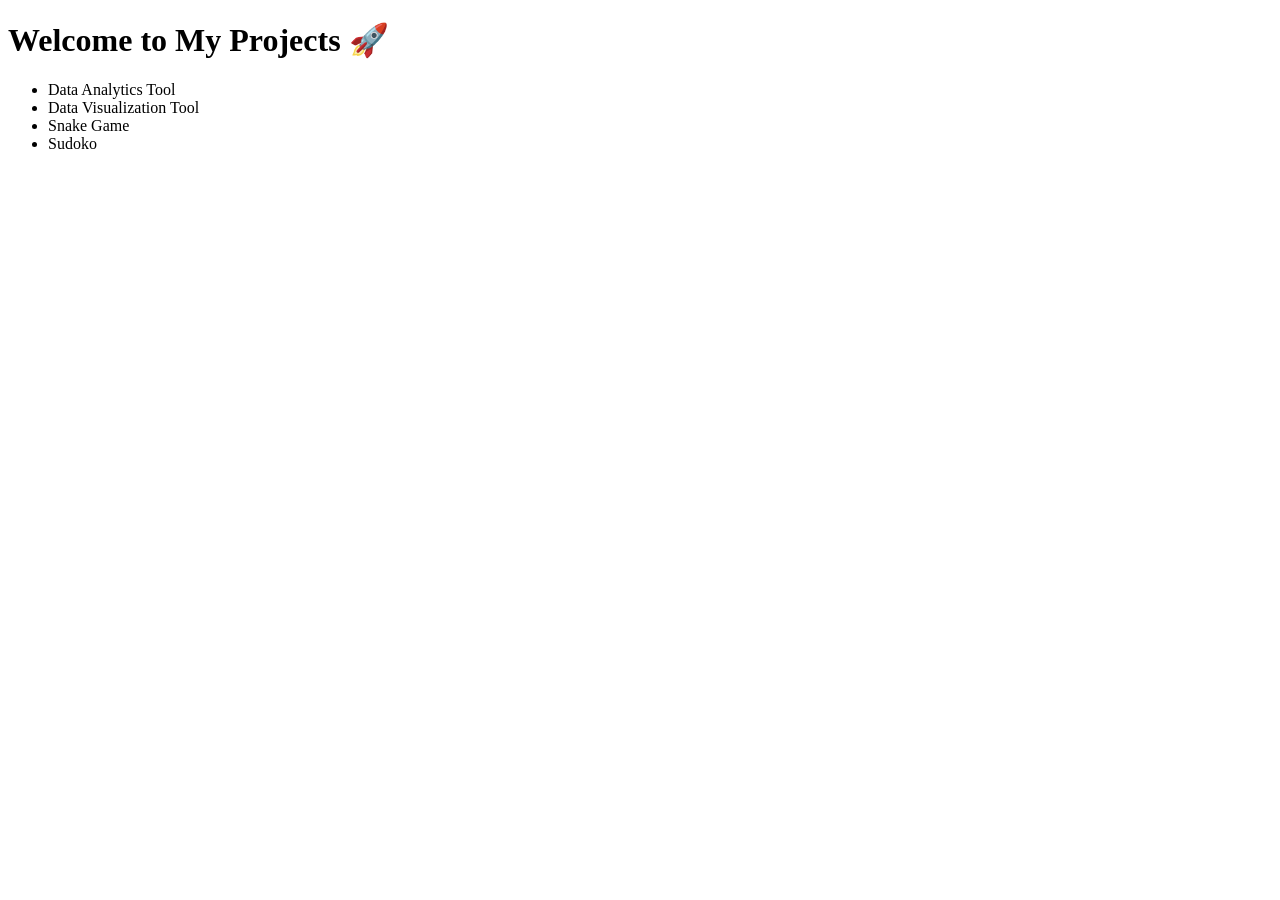
<file: index.html>
<!DOCTYPE html>
<html>
<head>
  <title>My Projects</title>
</head>
<body>
  <h1>Welcome to My Projects 🚀</h1>
  <ul>
    <li>Data Analytics Tool</li>
    <li>Data Visualization Tool</li>
    <li>Snake Game</li>
    <li>Sudoko</li>
  </ul>
</body>
</html>
</file>
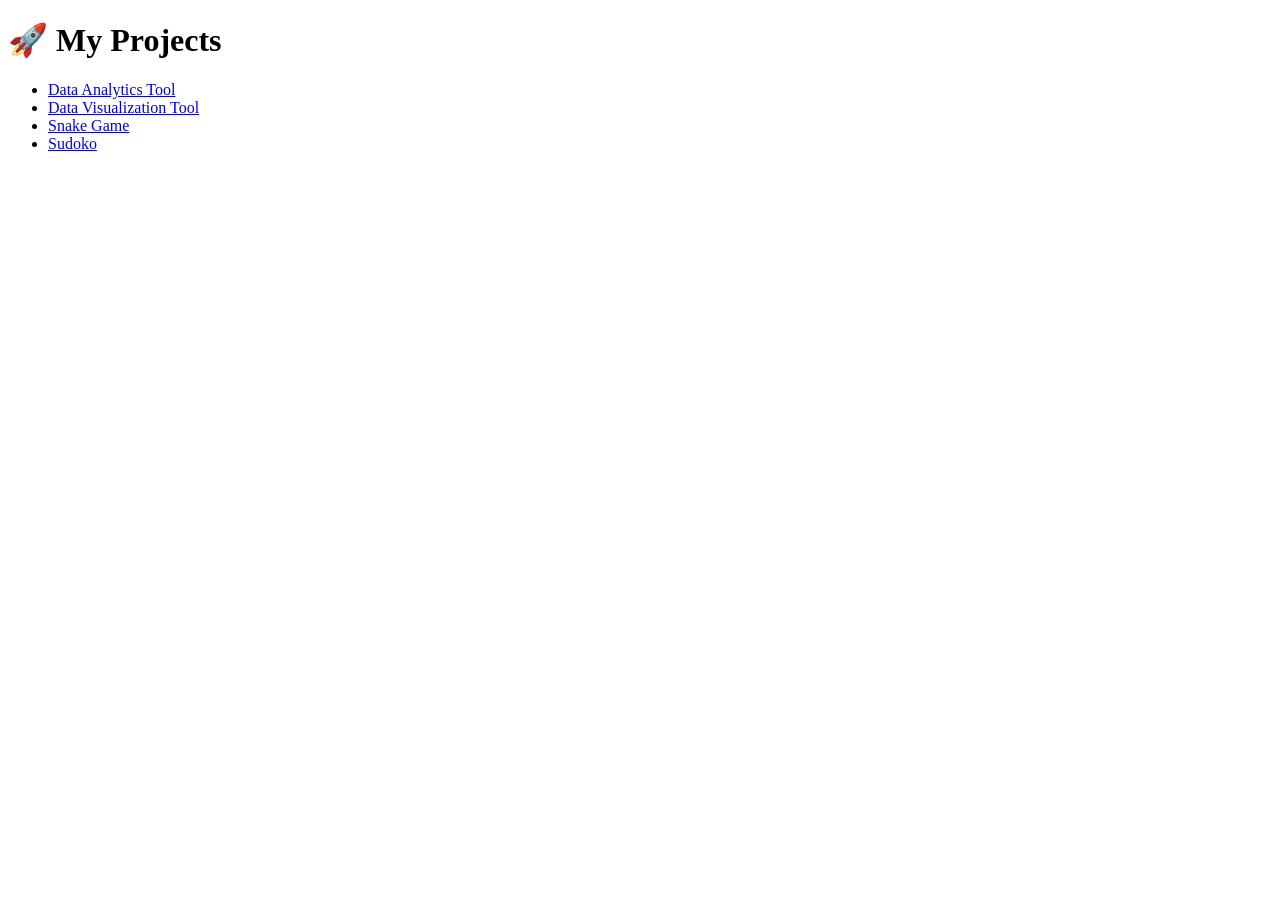
<file: Index.html>
<!DOCTYPE html>
<html>
<head>
  <title>My Projects</title>
</head>
<body>
  <h1>🚀 My Projects</h1>

  <ul>
    <li><a href="data analytics tool/index.html">Data Analytics Tool</a></li>
    <li><a href="data visualisation tool/index.html">Data Visualization Tool</a></li>
    <li><a href="snake game/index.html">Snake Game</a></li>
    <li><a href="sudoko/index.html">Sudoko</a></li>
  </ul>

</body>
</html>
</file>
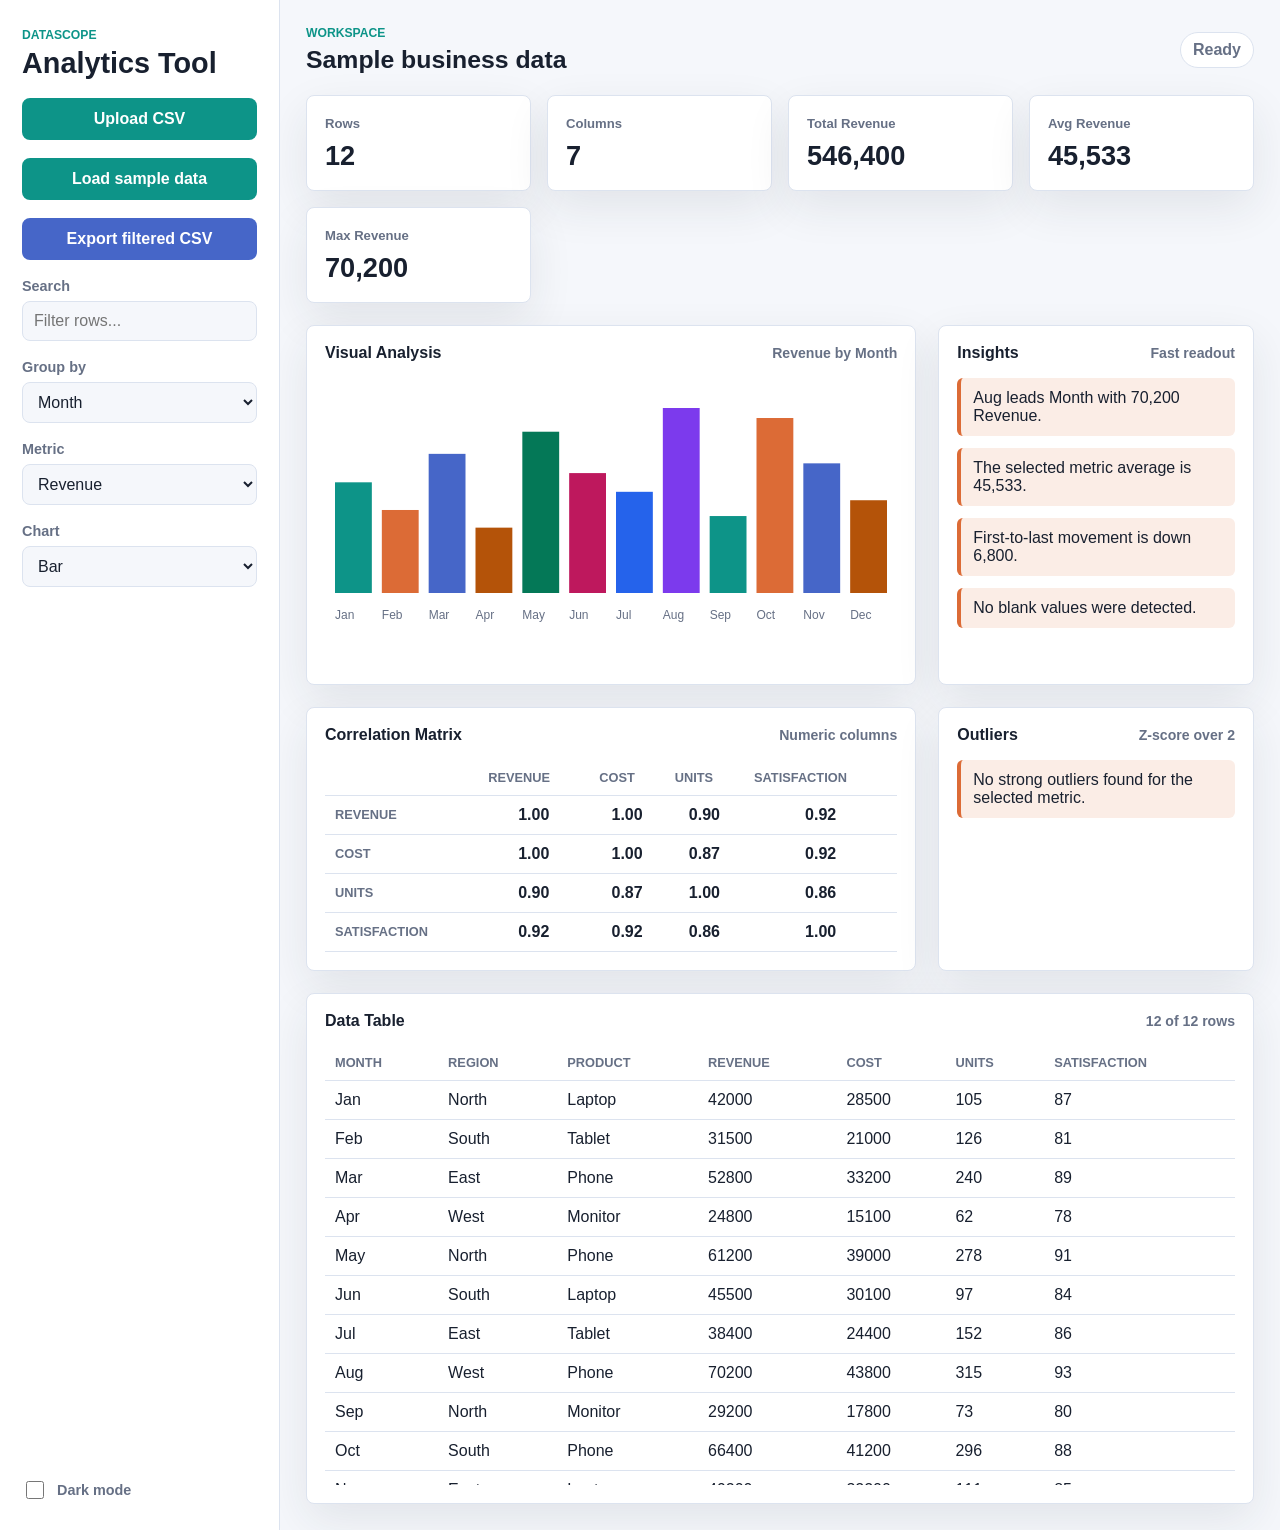
<file: data analytics tool/index.html>
<!DOCTYPE html>
<html lang="en">
<head>
  <meta charset="UTF-8">
  <meta name="viewport" content="width=device-width, initial-scale=1.0">
  <title>DataScope Analytics Tool</title>
  <link rel="stylesheet" href="style.css">
</head>
<body>
  <aside class="sidebar">
    <div>
      <p class="eyebrow">DataScope</p>
      <h1>Analytics Tool</h1>
    </div>

    <label class="file-picker">
      <span>Upload CSV</span>
      <input id="csvFile" type="file" accept=".csv,text/csv">
    </label>

    <button id="sampleBtn" type="button">Load sample data</button>
    <button id="exportBtn" type="button">Export filtered CSV</button>

    <div class="control-group">
      <label for="searchInput">Search</label>
      <input id="searchInput" type="search" placeholder="Filter rows...">
    </div>

    <div class="control-group">
      <label for="groupColumn">Group by</label>
      <select id="groupColumn"></select>
    </div>

    <div class="control-group">
      <label for="metricColumn">Metric</label>
      <select id="metricColumn"></select>
    </div>

    <div class="control-group">
      <label for="chartType">Chart</label>
      <select id="chartType">
        <option value="bar">Bar</option>
        <option value="line">Line</option>
        <option value="pie">Pie</option>
      </select>
    </div>

    <label class="toggle">
      <input id="darkMode" type="checkbox">
      <span>Dark mode</span>
    </label>
  </aside>

  <main>
    <section class="topbar">
      <div>
        <p class="eyebrow">Workspace</p>
        <h2 id="datasetName">Sample business data</h2>
      </div>
      <div class="status" id="statusText">Ready</div>
    </section>

    <section class="kpi-grid" id="kpiGrid"></section>

    <section class="work-grid">
      <div class="panel chart-panel">
        <div class="panel-head">
          <h3>Visual Analysis</h3>
          <p id="chartCaption">Grouped totals</p>
        </div>
        <canvas id="mainChart" height="280"></canvas>
      </div>

      <div class="panel">
        <div class="panel-head">
          <h3>Insights</h3>
          <p>Fast readout</p>
        </div>
        <ul class="insights" id="insightsList"></ul>
      </div>
    </section>

    <section class="work-grid">
      <div class="panel">
        <div class="panel-head">
          <h3>Correlation Matrix</h3>
          <p>Numeric columns</p>
        </div>
        <div class="matrix" id="correlationMatrix"></div>
      </div>

      <div class="panel">
        <div class="panel-head">
          <h3>Outliers</h3>
          <p>Z-score over 2</p>
        </div>
        <div class="outliers" id="outlierList"></div>
      </div>
    </section>

    <section class="panel table-panel">
      <div class="panel-head">
        <h3>Data Table</h3>
        <p id="rowCount">0 rows</p>
      </div>
      <div class="table-wrap">
        <table id="dataTable"></table>
      </div>
    </section>
  </main>

  <script src="script.js"></script>
</body>
</html>
</file>
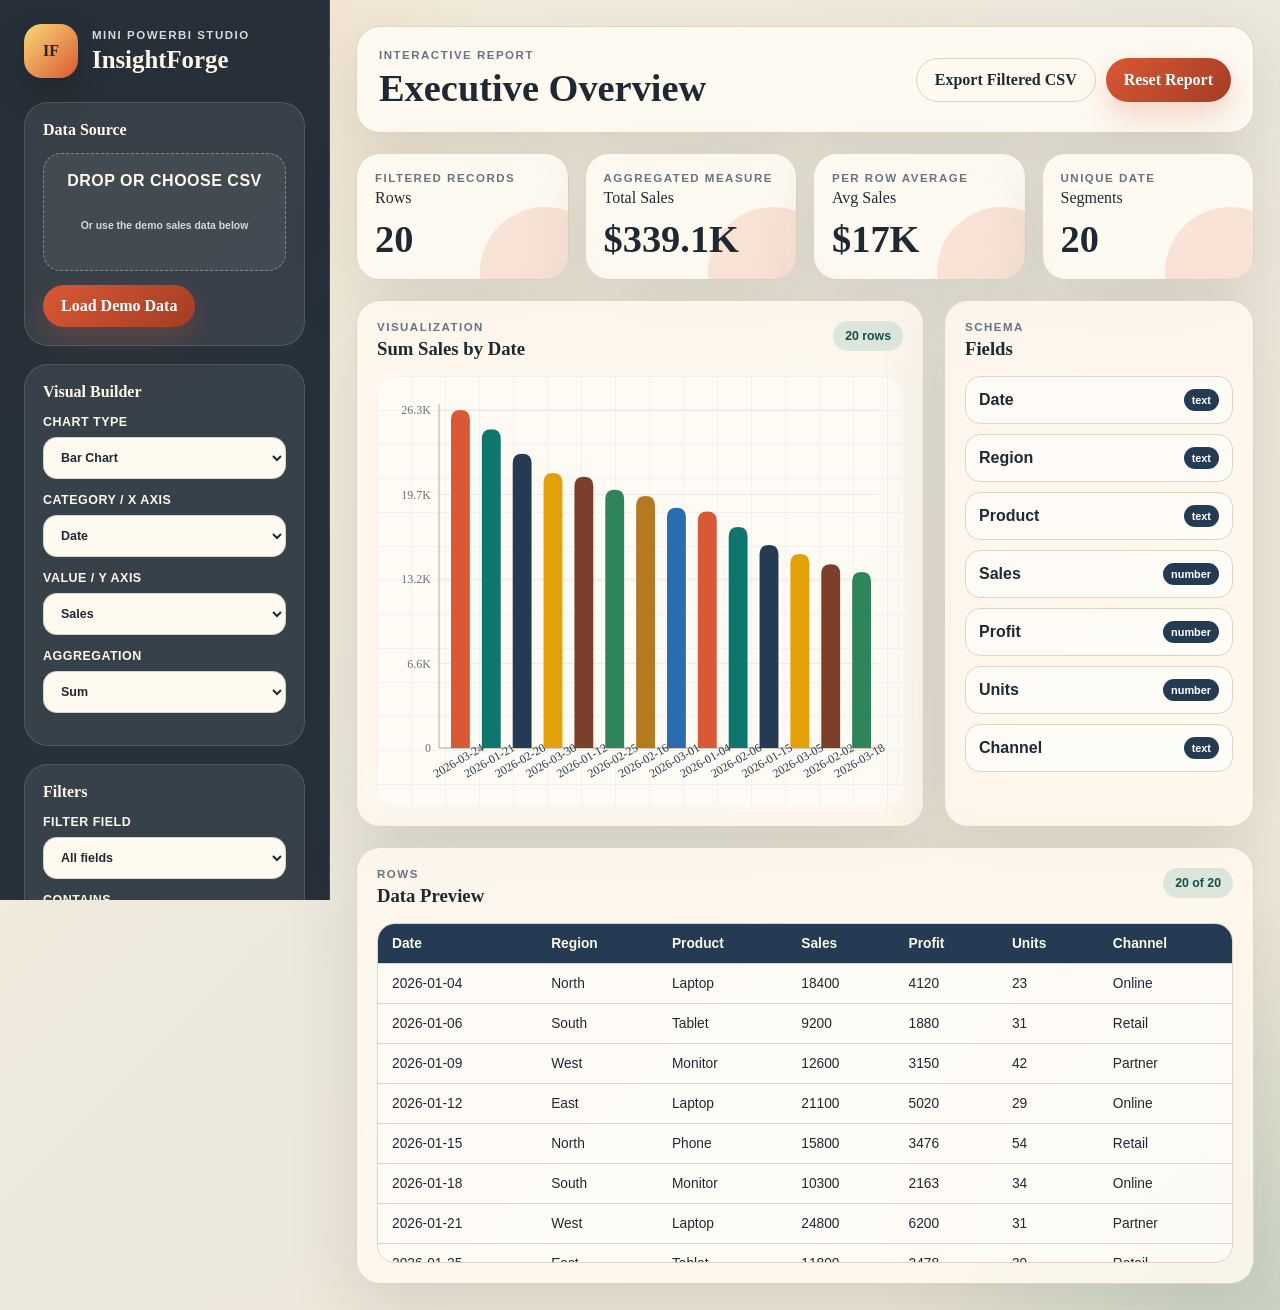
<file: data visualisation tool/index.html>
﻿<!DOCTYPE html>
<html lang="en">
<head>
  <meta charset="UTF-8" />
  <meta name="viewport" content="width=device-width, initial-scale=1.0" />
  <title>InsightForge BI</title>
  <link rel="stylesheet" href="styles.css" />
</head>
<body>
  <div class="app-shell">
    <aside class="sidebar">
      <div class="brand">
        <div class="brand-mark">IF</div>
        <div>
          <p class="eyebrow">Mini PowerBI Studio</p>
          <h1>InsightForge</h1>
        </div>
      </div>

      <section class="panel upload-panel">
        <h2>Data Source</h2>
        <label class="file-drop" for="csvInput">
          <input id="csvInput" type="file" accept=".csv" />
          <span>Drop or choose CSV</span>
          <small>Or use the demo sales data below</small>
        </label>
        <button id="loadDemo" class="primary-btn">Load Demo Data</button>
      </section>

      <section class="panel">
        <h2>Visual Builder</h2>
        <label>
          Chart Type
          <select id="chartType">
            <option value="bar">Bar Chart</option>
            <option value="line">Line Chart</option>
            <option value="pie">Donut Chart</option>
            <option value="scatter">Scatter Plot</option>
          </select>
        </label>
        <label>
          Category / X Axis
          <select id="xField"></select>
        </label>
        <label>
          Value / Y Axis
          <select id="yField"></select>
        </label>
        <label>
          Aggregation
          <select id="aggregation">
            <option value="sum">Sum</option>
            <option value="avg">Average</option>
            <option value="count">Count</option>
            <option value="min">Minimum</option>
            <option value="max">Maximum</option>
          </select>
        </label>
      </section>

      <section class="panel">
        <h2>Filters</h2>
        <label>
          Filter Field
          <select id="filterField"></select>
        </label>
        <label>
          Contains
          <input id="filterValue" type="text" placeholder="Type to filter rows" />
        </label>
        <button id="clearFilter" class="ghost-btn">Clear Filter</button>
      </section>
    </aside>

    <main class="workspace">
      <header class="topbar">
        <div>
          <p class="eyebrow">Interactive Report</p>
          <h2 id="reportTitle">Executive Overview</h2>
        </div>
        <div class="topbar-actions">
          <button id="downloadData" class="ghost-btn">Export Filtered CSV</button>
          <button id="resetReport" class="primary-btn">Reset Report</button>
        </div>
      </header>

      <section class="kpi-grid" id="kpiGrid"></section>

      <section class="dashboard-grid">
        <article class="visual-card main-visual">
          <div class="card-header">
            <div>
              <p class="eyebrow">Visualization</p>
              <h3 id="chartTitle">Sales by Region</h3>
            </div>
            <span id="rowCount" class="pill">0 rows</span>
          </div>
          <div class="canvas-wrap">
            <canvas id="chartCanvas" width="1200" height="620"></canvas>
          </div>
        </article>

        <article class="visual-card fields-card">
          <div class="card-header">
            <div>
              <p class="eyebrow">Schema</p>
              <h3>Fields</h3>
            </div>
          </div>
          <div id="fieldList" class="field-list"></div>
        </article>
      </section>

      <section class="visual-card table-card">
        <div class="card-header">
          <div>
            <p class="eyebrow">Rows</p>
            <h3>Data Preview</h3>
          </div>
          <span id="previewMeta" class="pill">Preview</span>
        </div>
        <div class="table-wrap">
          <table id="dataTable"></table>
        </div>
      </section>
    </main>
  </div>

  <script src="app.js"></script>
</body>
</html>
</file>
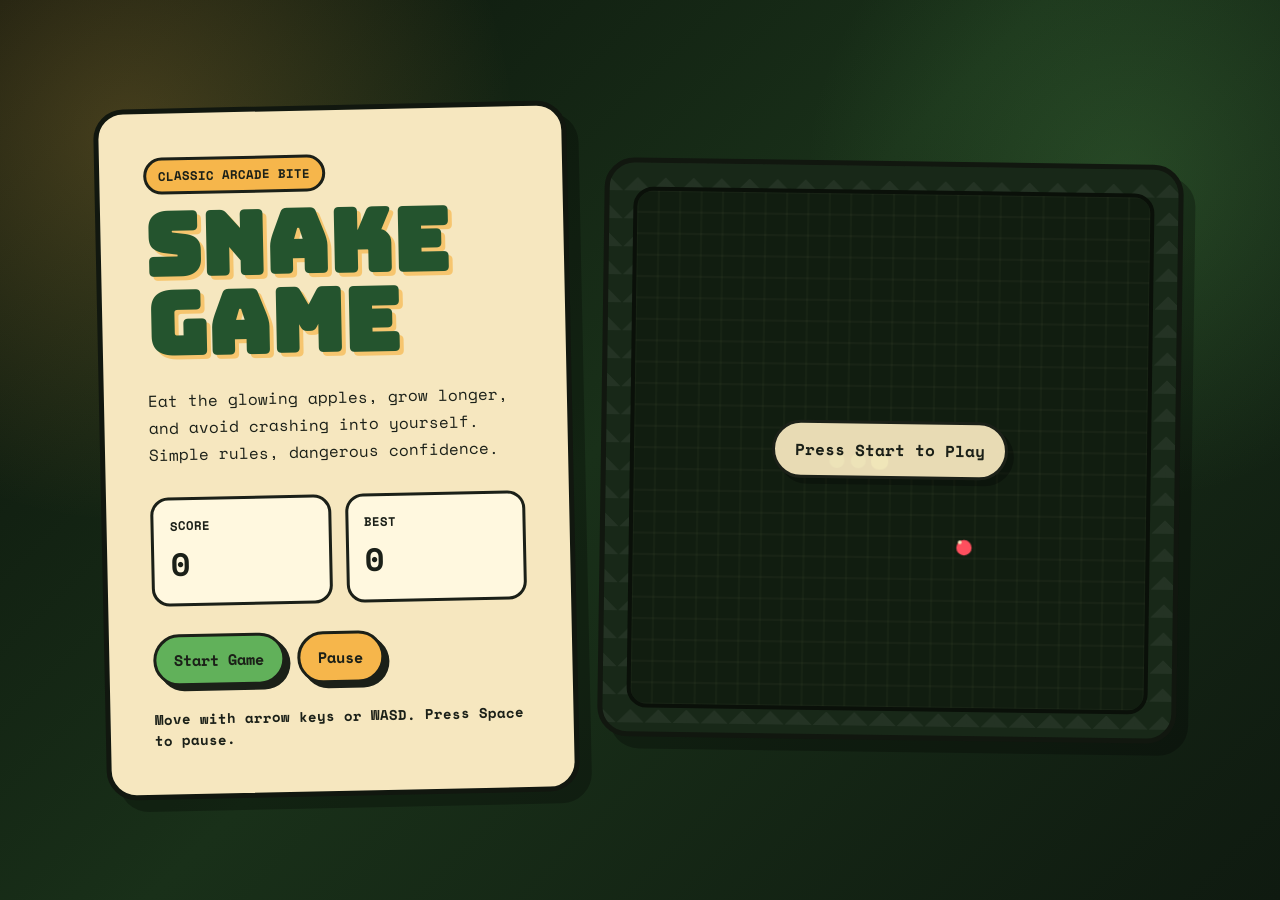
<file: snake game/index.html>
<!DOCTYPE html>
<html lang="en">
<head>
  <meta charset="UTF-8" />
  <meta name="viewport" content="width=device-width, initial-scale=1.0" />
  <title>Snake Game</title>
  <link rel="preconnect" href="https://fonts.googleapis.com">
  <link rel="preconnect" href="https://fonts.gstatic.com" crossorigin>
  <link href="https://fonts.googleapis.com/css2?family=Bungee&family=Space+Mono:wght@400;700&display=swap" rel="stylesheet">
  <link rel="stylesheet" href="style.css" />
</head>
<body>
  <main class="game-shell">
    <section class="hero-card">
      <p class="eyebrow">Classic arcade bite</p>
      <h1>Snake Game</h1>
      <p class="intro">Eat the glowing apples, grow longer, and avoid crashing into yourself. Simple rules, dangerous confidence.</p>

      <div class="scoreboard" aria-label="Game scores">
        <div>
          <span>Score</span>
          <strong id="score">0</strong>
        </div>
        <div>
          <span>Best</span>
          <strong id="best-score">0</strong>
        </div>
      </div>

      <div class="controls">
        <button id="start-btn" type="button">Start Game</button>
        <button id="pause-btn" type="button">Pause</button>
      </div>

      <p class="hint">Move with arrow keys or WASD. Press Space to pause.</p>
    </section>

    <section class="board-wrap" aria-label="Snake game board">
      <canvas id="game-board" width="480" height="480"></canvas>
      <div id="message" class="message">Press Start to Play</div>
    </section>
  </main>

  <script src="script.js"></script>
</body>
</html>
</file>
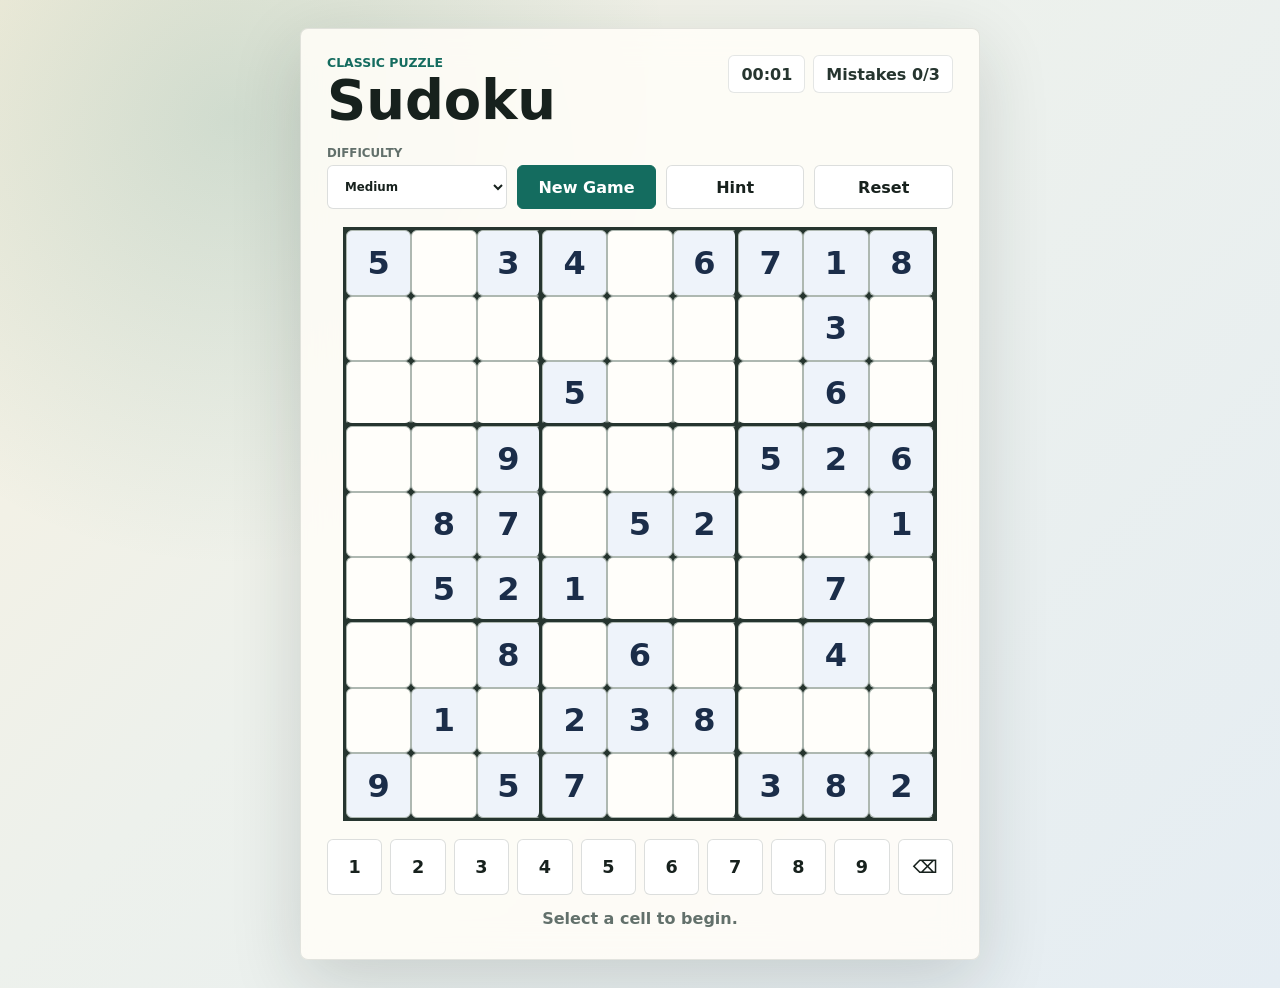
<file: sudoko/index.html>
<!DOCTYPE html>
<html lang="en">
<head>
  <meta charset="UTF-8">
  <meta name="viewport" content="width=device-width, initial-scale=1.0">
  <title>Sudoku</title>
  <link rel="stylesheet" href="styles.css">
</head>
<body>
  <main class="app">
    <section class="game-shell" aria-label="Sudoku game">
      <header class="topbar">
        <div>
          <p class="eyebrow">Classic puzzle</p>
          <h1>Sudoku</h1>
        </div>
        <div class="stats" aria-label="Game status">
          <span id="timer">00:00</span>
          <span id="mistakes">Mistakes 0/3</span>
        </div>
      </header>

      <div class="controls" aria-label="Game controls">
        <label>
          Difficulty
          <select id="difficulty">
            <option value="easy">Easy</option>
            <option value="medium" selected>Medium</option>
            <option value="hard">Hard</option>
          </select>
        </label>
        <button id="new-game" type="button">New Game</button>
        <button id="hint" type="button">Hint</button>
        <button id="reset" type="button">Reset</button>
      </div>

      <div class="board-wrap">
        <div id="board" class="board" role="grid" aria-label="Sudoku board"></div>
      </div>

      <div id="number-pad" class="number-pad" aria-label="Number pad"></div>
      <p id="message" class="message" role="status" aria-live="polite">Select a cell to begin.</p>
    </section>
  </main>

  <script src="script.js"></script>
</body>
</html>
</file>
<file: data analytics tool/style.css>
:root {
  --bg: #f5f7fb;
  --panel: #ffffff;
  --text: #18202f;
  --muted: #667085;
  --line: #dce3ef;
  --accent: #0d9488;
  --accent-2: #dc6b36;
  --accent-3: #4666c8;
  --shadow: 0 16px 45px rgba(31, 41, 55, 0.09);
}

* {
  box-sizing: border-box;
}

body {
  margin: 0;
  min-height: 100vh;
  display: grid;
  grid-template-columns: 280px 1fr;
  background: var(--bg);
  color: var(--text);
  font-family: Inter, Segoe UI, Arial, sans-serif;
}

body.dark {
  --bg: #111827;
  --panel: #182233;
  --text: #f8fafc;
  --muted: #a9b4c5;
  --line: #334155;
  --shadow: 0 16px 45px rgba(0, 0, 0, 0.28);
}

.sidebar {
  min-height: 100vh;
  padding: 28px 22px;
  background: var(--panel);
  border-right: 1px solid var(--line);
  display: flex;
  flex-direction: column;
  gap: 18px;
  position: sticky;
  top: 0;
}

.eyebrow {
  margin: 0 0 6px;
  color: var(--accent);
  font-size: 0.76rem;
  font-weight: 800;
  text-transform: uppercase;
  letter-spacing: 0;
}

h1, h2, h3 {
  margin: 0;
  line-height: 1.1;
}

h1 {
  font-size: 1.8rem;
}

h2 {
  font-size: 1.55rem;
}

h3 {
  font-size: 1rem;
}

button,
.file-picker {
  width: 100%;
  border: 0;
  border-radius: 8px;
  padding: 12px 14px;
  background: var(--accent);
  color: white;
  font: inherit;
  font-weight: 800;
  cursor: pointer;
  text-align: center;
}

button:nth-of-type(2) {
  background: var(--accent-3);
}

.file-picker input {
  display: none;
}

.control-group {
  display: grid;
  gap: 7px;
}

label,
.toggle {
  color: var(--muted);
  font-size: 0.9rem;
  font-weight: 700;
}

input,
select {
  width: 100%;
  border: 1px solid var(--line);
  border-radius: 8px;
  padding: 10px 11px;
  background: var(--bg);
  color: var(--text);
  font: inherit;
}

.toggle {
  display: flex;
  align-items: center;
  gap: 10px;
  margin-top: auto;
}

.toggle input {
  width: 18px;
  height: 18px;
}

main {
  padding: 26px;
  display: grid;
  gap: 22px;
}

.topbar {
  display: flex;
  justify-content: space-between;
  align-items: center;
  gap: 16px;
}

.status {
  border: 1px solid var(--line);
  border-radius: 999px;
  padding: 8px 12px;
  color: var(--muted);
  background: var(--panel);
  font-weight: 700;
  white-space: nowrap;
}

.kpi-grid {
  display: grid;
  grid-template-columns: repeat(4, minmax(150px, 1fr));
  gap: 16px;
}

.kpi,
.panel {
  background: var(--panel);
  border: 1px solid var(--line);
  border-radius: 8px;
  box-shadow: var(--shadow);
}

.kpi {
  padding: 18px;
}

.kpi span {
  color: var(--muted);
  font-size: 0.82rem;
  font-weight: 800;
}

.kpi strong {
  display: block;
  margin-top: 8px;
  font-size: 1.7rem;
}

.work-grid {
  display: grid;
  grid-template-columns: minmax(0, 1.45fr) minmax(280px, 0.75fr);
  gap: 22px;
}

.panel {
  padding: 18px;
  min-width: 0;
}

.panel-head {
  display: flex;
  justify-content: space-between;
  align-items: baseline;
  gap: 14px;
  margin-bottom: 16px;
}

.panel-head p {
  margin: 0;
  color: var(--muted);
  font-size: 0.88rem;
  font-weight: 700;
}

.chart-panel {
  min-height: 360px;
}

canvas {
  width: 100%;
  max-height: 300px;
}

.insights {
  display: grid;
  gap: 12px;
  padding: 0;
  margin: 0;
  list-style: none;
}

.insights li,
.outlier-item {
  border-left: 4px solid var(--accent-2);
  background: color-mix(in srgb, var(--accent-2), transparent 88%);
  border-radius: 6px;
  padding: 11px 12px;
  color: var(--text);
}

.matrix {
  overflow-x: auto;
}

.matrix table,
#dataTable {
  width: 100%;
  border-collapse: collapse;
}

th,
td {
  border-bottom: 1px solid var(--line);
  padding: 10px;
  text-align: left;
  white-space: nowrap;
}

th {
  color: var(--muted);
  font-size: 0.8rem;
  text-transform: uppercase;
  letter-spacing: 0;
  cursor: pointer;
}

.corr-cell {
  text-align: center;
  font-weight: 800;
}

.outliers {
  display: grid;
  gap: 10px;
  max-height: 255px;
  overflow: auto;
}

.table-wrap {
  overflow: auto;
  max-height: 440px;
}

@media (max-width: 920px) {
  body {
    grid-template-columns: 1fr;
  }

  .sidebar {
    min-height: auto;
    position: static;
  }

  .kpi-grid,
  .work-grid {
    grid-template-columns: 1fr;
  }

  .topbar {
    align-items: flex-start;
    flex-direction: column;
  }
}
</file>
<file: data visualisation tool/styles.css>
﻿:root {
  --bg: #f2efe6;
  --ink: #1f2933;
  --muted: #687382;
  --panel: rgba(255, 252, 244, 0.9);
  --panel-solid: #fffaf0;
  --line: #ddd4c2;
  --accent: #d95836;
  --accent-2: #0f766e;
  --accent-3: #243b53;
  --gold: #e3a008;
  --shadow: 0 24px 70px rgba(42, 35, 24, 0.13);
  --radius: 24px;
}

* { box-sizing: border-box; }

body {
  margin: 0;
  min-height: 100vh;
  color: var(--ink);
  font-family: Georgia, 'Times New Roman', serif;
  background:
    radial-gradient(circle at top left, rgba(217, 88, 54, 0.2), transparent 30rem),
    radial-gradient(circle at bottom right, rgba(15, 118, 110, 0.18), transparent 26rem),
    linear-gradient(135deg, #f7f0dc 0%, #ece8dd 50%, #f4ead8 100%);
}

button, input, select { font: inherit; }

.app-shell {
  display: grid;
  grid-template-columns: 330px minmax(0, 1fr);
  min-height: 100vh;
}

.sidebar {
  position: sticky;
  top: 0;
  height: 100vh;
  padding: 24px;
  overflow-y: auto;
  background: rgba(31, 41, 51, 0.96);
  color: #fff8e8;
  border-right: 1px solid rgba(255, 255, 255, 0.12);
}

.brand {
  display: flex;
  gap: 14px;
  align-items: center;
  margin-bottom: 24px;
}

.brand-mark {
  display: grid;
  width: 54px;
  height: 54px;
  place-items: center;
  border-radius: 18px;
  color: #1f2933;
  font-weight: 900;
  background: linear-gradient(135deg, #f9d976, #d95836);
  box-shadow: 0 14px 34px rgba(0, 0, 0, 0.24);
}

.brand h1, .topbar h2, .visual-card h3 { margin: 0; }
.brand h1 { font-size: 1.55rem; }

.eyebrow {
  margin: 0 0 5px;
  color: var(--muted);
  font-family: 'Trebuchet MS', Verdana, sans-serif;
  font-size: 0.72rem;
  font-weight: 800;
  letter-spacing: 0.13em;
  text-transform: uppercase;
}

.sidebar .eyebrow { color: #cfdddb; }

.panel, .visual-card, .topbar, .kpi-card {
  border: 1px solid var(--line);
  border-radius: var(--radius);
  background: var(--panel);
  box-shadow: var(--shadow);
}

.panel {
  padding: 18px;
  margin-bottom: 18px;
  color: #fff8e8;
  border-color: rgba(255, 255, 255, 0.13);
  background: rgba(255, 255, 255, 0.08);
  box-shadow: none;
}

.panel h2 {
  margin: 0 0 14px;
  font-size: 1rem;
}

label {
  display: grid;
  gap: 8px;
  margin-bottom: 14px;
  color: inherit;
  font-family: 'Trebuchet MS', Verdana, sans-serif;
  font-size: 0.78rem;
  font-weight: 800;
  letter-spacing: 0.04em;
  text-transform: uppercase;
}

input, select {
  width: 100%;
  border: 1px solid rgba(31, 41, 51, 0.18);
  border-radius: 14px;
  padding: 12px 13px;
  color: var(--ink);
  background: #fffaf0;
  outline: none;
}

input:focus, select:focus { border-color: var(--accent); box-shadow: 0 0 0 3px rgba(217, 88, 54, 0.18); }

.file-drop {
  min-height: 118px;
  justify-content: center;
  text-align: center;
  border: 1px dashed rgba(255, 255, 255, 0.35);
  border-radius: 18px;
  padding: 18px;
  cursor: pointer;
  background: rgba(255, 255, 255, 0.06);
}

.file-drop input { display: none; }
.file-drop span { font-size: 1rem; }
.file-drop small { color: #cfdddb; text-transform: none; letter-spacing: normal; }

.primary-btn, .ghost-btn {
  border: 0;
  border-radius: 999px;
  padding: 12px 18px;
  font-weight: 900;
  cursor: pointer;
  transition: transform 0.2s ease, box-shadow 0.2s ease;
}

.primary-btn {
  color: white;
  background: linear-gradient(135deg, var(--accent), #a33d24);
  box-shadow: 0 12px 28px rgba(217, 88, 54, 0.24);
}

.ghost-btn {
  color: var(--ink);
  border: 1px solid var(--line);
  background: rgba(255, 250, 240, 0.78);
}

.panel .ghost-btn { width: 100%; }
.primary-btn:hover, .ghost-btn:hover { transform: translateY(-2px); }

.workspace {
  padding: 26px;
  min-width: 0;
}

.topbar {
  display: flex;
  align-items: center;
  justify-content: space-between;
  gap: 20px;
  padding: 22px;
  margin-bottom: 20px;
}

.topbar h2 { font-size: clamp(1.8rem, 3vw, 3.2rem); }
.topbar-actions { display: flex; gap: 10px; flex-wrap: wrap; }

.kpi-grid {
  display: grid;
  grid-template-columns: repeat(4, minmax(160px, 1fr));
  gap: 16px;
  margin-bottom: 20px;
}

.kpi-card {
  position: relative;
  overflow: hidden;
  padding: 18px;
  isolation: isolate;
}

.kpi-card::after {
  content: '';
  position: absolute;
  width: 130px;
  height: 130px;
  right: -42px;
  bottom: -58px;
  border-radius: 50%;
  background: rgba(217, 88, 54, 0.14);
  z-index: -1;
}

.kpi-value {
  margin-top: 10px;
  font-size: clamp(1.8rem, 3vw, 2.8rem);
  font-weight: 900;
}

.dashboard-grid {
  display: grid;
  grid-template-columns: minmax(0, 1fr) 310px;
  gap: 20px;
  margin-bottom: 20px;
}

.visual-card {
  padding: 20px;
  background: rgba(255, 250, 240, 0.84);
  backdrop-filter: blur(16px);
}

.card-header {
  display: flex;
  justify-content: space-between;
  gap: 12px;
  align-items: flex-start;
  margin-bottom: 16px;
}

.pill {
  display: inline-flex;
  align-items: center;
  white-space: nowrap;
  border-radius: 999px;
  padding: 8px 12px;
  color: #164e4a;
  background: rgba(15, 118, 110, 0.13);
  font-family: 'Trebuchet MS', Verdana, sans-serif;
  font-size: 0.77rem;
  font-weight: 900;
}

.canvas-wrap {
  min-height: 430px;
  border-radius: 20px;
  background:
    linear-gradient(rgba(31, 41, 51, 0.04) 1px, transparent 1px),
    linear-gradient(90deg, rgba(31, 41, 51, 0.04) 1px, transparent 1px),
    rgba(255, 255, 255, 0.42);
  background-size: 34px 34px;
  overflow: hidden;
}

canvas {
  display: block;
  width: 100%;
  height: 430px;
}

.field-list {
  display: grid;
  gap: 10px;
  max-height: 440px;
  overflow-y: auto;
}

.field-chip {
  display: flex;
  justify-content: space-between;
  gap: 10px;
  align-items: center;
  padding: 12px 13px;
  border: 1px solid var(--line);
  border-radius: 15px;
  background: rgba(255, 255, 255, 0.5);
  font-family: 'Trebuchet MS', Verdana, sans-serif;
  font-weight: 800;
}

.field-type {
  color: white;
  border-radius: 999px;
  padding: 5px 8px;
  background: var(--accent-3);
  font-size: 0.68rem;
}

.table-wrap {
  max-height: 340px;
  overflow: auto;
  border-radius: 18px;
  border: 1px solid var(--line);
}

table {
  width: 100%;
  border-collapse: collapse;
  min-width: 760px;
  background: rgba(255, 255, 255, 0.5);
}

th, td {
  padding: 12px 14px;
  border-bottom: 1px solid var(--line);
  text-align: left;
  font-family: 'Trebuchet MS', Verdana, sans-serif;
  font-size: 0.86rem;
}

th {
  position: sticky;
  top: 0;
  color: #fff8e8;
  background: var(--accent-3);
}

.empty-state {
  display: grid;
  min-height: 280px;
  place-items: center;
  color: var(--muted);
  text-align: center;
}

@media (max-width: 1020px) {
  .app-shell { grid-template-columns: 1fr; }
  .sidebar { position: static; height: auto; }
  .dashboard-grid { grid-template-columns: 1fr; }
  .kpi-grid { grid-template-columns: repeat(2, 1fr); }
}

@media (max-width: 640px) {
  .workspace, .sidebar { padding: 16px; }
  .topbar { align-items: flex-start; flex-direction: column; }
  .kpi-grid { grid-template-columns: 1fr; }
  .visual-card { padding: 16px; }
}
</file>
<file: snake game/style.css>
:root {
  --bg: #10180f;
  --panel: #f6e7bf;
  --ink: #1b2018;
  --leaf: #61b15a;
  --leaf-dark: #24542e;
  --apple: #ff4f5e;
  --gold: #f6b64b;
  --shadow: rgba(0, 0, 0, 0.28);
}

* {
  box-sizing: border-box;
}

body {
  min-height: 100vh;
  margin: 0;
  display: grid;
  place-items: center;
  padding: 28px;
  color: var(--ink);
  font-family: "Space Mono", monospace;
  background:
    radial-gradient(circle at 10% 15%, rgba(246, 182, 75, 0.24), transparent 28%),
    radial-gradient(circle at 88% 20%, rgba(97, 177, 90, 0.22), transparent 24%),
    linear-gradient(135deg, #0b120b 0%, #193019 48%, #0f1a10 100%);
}

.game-shell {
  width: min(1080px, 100%);
  display: grid;
  grid-template-columns: 0.9fr 1.1fr;
  gap: 28px;
  align-items: center;
}

.hero-card,
.board-wrap {
  border: 5px solid #11170f;
  border-radius: 30px;
  box-shadow: 12px 12px 0 var(--shadow);
}

.hero-card {
  padding: clamp(24px, 4vw, 44px);
  background: var(--panel);
  transform: rotate(-1.2deg);
}

.eyebrow {
  width: fit-content;
  margin: 0 0 12px;
  padding: 6px 12px;
  border: 3px solid var(--ink);
  border-radius: 999px;
  background: var(--gold);
  font-weight: 700;
  text-transform: uppercase;
  letter-spacing: 0.08em;
  font-size: 0.78rem;
}

h1 {
  margin: 0;
  font-family: "Bungee", cursive;
  font-size: clamp(2.8rem, 7vw, 5.4rem);
  line-height: 0.92;
  color: var(--leaf-dark);
  text-shadow: 4px 4px 0 rgba(246, 182, 75, 0.7);
}

.intro {
  max-width: 44ch;
  margin: 22px 0;
  font-size: 1rem;
  line-height: 1.7;
}

.scoreboard {
  display: grid;
  grid-template-columns: repeat(2, 1fr);
  gap: 14px;
  margin: 28px 0;
}

.scoreboard div {
  padding: 16px;
  border: 3px solid var(--ink);
  border-radius: 18px;
  background: #fff8df;
}

.scoreboard span {
  display: block;
  font-size: 0.78rem;
  font-weight: 700;
  text-transform: uppercase;
  letter-spacing: 0.08em;
}

.scoreboard strong {
  display: block;
  margin-top: 4px;
  font-size: 2rem;
}

.controls {
  display: flex;
  gap: 12px;
  flex-wrap: wrap;
}

button {
  border: 3px solid var(--ink);
  border-radius: 999px;
  padding: 12px 18px;
  color: var(--ink);
  background: var(--leaf);
  box-shadow: 5px 5px 0 var(--ink);
  cursor: pointer;
  font: 700 0.95rem "Space Mono", monospace;
  transition: transform 160ms ease, box-shadow 160ms ease;
}

button:hover,
button:focus-visible {
  transform: translate(2px, 2px);
  box-shadow: 3px 3px 0 var(--ink);
}

#pause-btn {
  background: var(--gold);
}

.hint {
  margin: 22px 0 0;
  font-size: 0.88rem;
  font-weight: 700;
}

.board-wrap {
  position: relative;
  padding: clamp(14px, 2vw, 24px);
  background:
    linear-gradient(45deg, rgba(255, 255, 255, 0.05) 25%, transparent 25%),
    linear-gradient(-45deg, rgba(255, 255, 255, 0.05) 25%, transparent 25%),
    #182818;
  background-size: 28px 28px;
  transform: rotate(0.8deg);
}

canvas {
  display: block;
  width: 100%;
  max-width: 560px;
  aspect-ratio: 1;
  margin: auto;
  border: 4px solid #0a1009;
  border-radius: 20px;
  background: #111d10;
}

.message {
  position: absolute;
  inset: 50% auto auto 50%;
  transform: translate(-50%, -50%);
  padding: 14px 20px;
  border: 3px solid var(--ink);
  border-radius: 999px;
  color: var(--ink);
  background: rgba(246, 231, 191, 0.94);
  box-shadow: 6px 6px 0 var(--shadow);
  font-weight: 700;
  text-align: center;
  pointer-events: none;
}

.message.hidden {
  display: none;
}

@media (max-width: 820px) {
  body {
    padding: 18px;
  }

  .game-shell {
    grid-template-columns: 1fr;
  }

  .hero-card,
  .board-wrap {
    transform: none;
  }
}
</file>
<file: sudoko/styles.css>
:root {
  --bg: #edf1ec;
  --ink: #17211d;
  --muted: #62706b;
  --panel: #fffdf7;
  --line: #aeb8b1;
  --heavy: #26352f;
  --accent: #146c5f;
  --accent-strong: #0e4f46;
  --accent-soft: #d8ebe6;
  --warn: #b83e3e;
  --warn-soft: #f7dddd;
  --fixed: #1b2d49;
  --shadow: 0 22px 70px rgba(24, 39, 33, 0.16);
}

* {
  box-sizing: border-box;
}

body {
  min-height: 100vh;
  margin: 0;
  font-family: Inter, ui-sans-serif, system-ui, -apple-system, BlinkMacSystemFont, "Segoe UI", sans-serif;
  color: var(--ink);
  background:
    radial-gradient(circle at 18% 12%, rgba(20, 108, 95, 0.16), transparent 28rem),
    linear-gradient(135deg, #f8f1df 0%, var(--bg) 42%, #e5edf3 100%);
}

button,
select {
  font: inherit;
}

.app {
  min-height: 100vh;
  display: grid;
  place-items: center;
  padding: 28px;
}

.game-shell {
  width: min(94vw, 680px);
  padding: 26px;
  border: 1px solid rgba(38, 53, 47, 0.12);
  border-radius: 8px;
  background: rgba(255, 253, 247, 0.88);
  box-shadow: var(--shadow);
  backdrop-filter: blur(16px);
}

.topbar {
  display: flex;
  align-items: flex-start;
  justify-content: space-between;
  gap: 20px;
  margin-bottom: 18px;
}

.eyebrow {
  margin: 0 0 4px;
  color: var(--accent);
  font-size: 0.78rem;
  font-weight: 800;
  text-transform: uppercase;
  letter-spacing: 0;
}

h1 {
  margin: 0;
  font-size: clamp(2rem, 6vw, 3.4rem);
  line-height: 1;
}

.stats {
  display: flex;
  flex-wrap: wrap;
  justify-content: flex-end;
  gap: 8px;
  min-width: 170px;
}

.stats span {
  min-height: 38px;
  display: inline-flex;
  align-items: center;
  border: 1px solid rgba(38, 53, 47, 0.12);
  border-radius: 6px;
  padding: 8px 12px;
  background: #ffffff;
  color: var(--heavy);
  font-weight: 800;
}

.controls {
  display: grid;
  grid-template-columns: 1.3fr repeat(3, 1fr);
  gap: 10px;
  margin-bottom: 18px;
}

.controls label {
  display: grid;
  gap: 5px;
  color: var(--muted);
  font-size: 0.74rem;
  font-weight: 800;
  text-transform: uppercase;
}

select,
button {
  min-height: 44px;
  border: 1px solid rgba(38, 53, 47, 0.16);
  border-radius: 6px;
  padding: 0 13px;
  background: #ffffff;
  color: var(--ink);
  font-weight: 800;
}

button {
  align-self: end;
  cursor: pointer;
  transition: transform 160ms ease, background 160ms ease, border-color 160ms ease;
}

button:hover,
button:focus-visible {
  border-color: var(--accent);
  background: var(--accent-soft);
}

button:active {
  transform: translateY(1px);
}

#new-game {
  border-color: var(--accent);
  background: var(--accent);
  color: #ffffff;
}

#new-game:hover,
#new-game:focus-visible {
  background: var(--accent-strong);
}

.board-wrap {
  width: 100%;
  display: grid;
  place-items: center;
}

.board {
  width: min(100%, 594px);
  aspect-ratio: 1;
  display: grid;
  grid-template-columns: repeat(9, 1fr);
  grid-template-rows: repeat(9, 1fr);
  border: 3px solid var(--heavy);
  background: var(--heavy);
}

.cell {
  width: 100%;
  height: 100%;
  border: 1px solid var(--line);
  background: #fffefa;
  color: var(--ink);
  font-size: clamp(1.05rem, 6vw, 2rem);
  font-weight: 800;
  text-align: center;
  outline: 0;
  caret-color: transparent;
}

.cell:nth-child(3n) {
  border-right-color: var(--heavy);
  border-right-width: 3px;
}

.cell:nth-child(9n) {
  border-right-width: 1px;
}

.cell:nth-child(n + 19):nth-child(-n + 27),
.cell:nth-child(n + 46):nth-child(-n + 54) {
  border-bottom-color: var(--heavy);
  border-bottom-width: 3px;
}

.cell.fixed {
  background: #eef3fa;
  color: var(--fixed);
}

.cell.selected {
  background: #cbe5df;
}

.cell.related {
  background: #edf7f4;
}

.cell.match {
  background: #dbece7;
}

.cell.error {
  background: var(--warn-soft);
  color: var(--warn);
}

.cell.hint-flash {
  animation: flash 760ms ease;
}

@keyframes flash {
  0%,
  100% {
    background: #fffefa;
  }

  40% {
    background: #ffe08a;
  }
}

.number-pad {
  display: grid;
  grid-template-columns: repeat(10, 1fr);
  gap: 8px;
  margin-top: 18px;
}

.number-pad button {
  min-width: 0;
  aspect-ratio: 1;
  min-height: auto;
  padding: 0;
  font-size: 1.1rem;
}

.message {
  min-height: 24px;
  margin: 14px 0 0;
  color: var(--muted);
  font-weight: 700;
  text-align: center;
}

.message.win {
  color: var(--accent-strong);
}

.message.fail {
  color: var(--warn);
}

@media (max-width: 640px) {
  .app {
    padding: 14px;
  }

  .game-shell {
    padding: 16px;
  }

  .topbar {
    display: grid;
  }

  .stats {
    justify-content: start;
    min-width: 0;
  }

  .controls {
    grid-template-columns: 1fr 1fr;
  }

  .controls label {
    grid-column: 1 / -1;
  }

  .number-pad {
    grid-template-columns: repeat(5, 1fr);
  }
}
</file>
